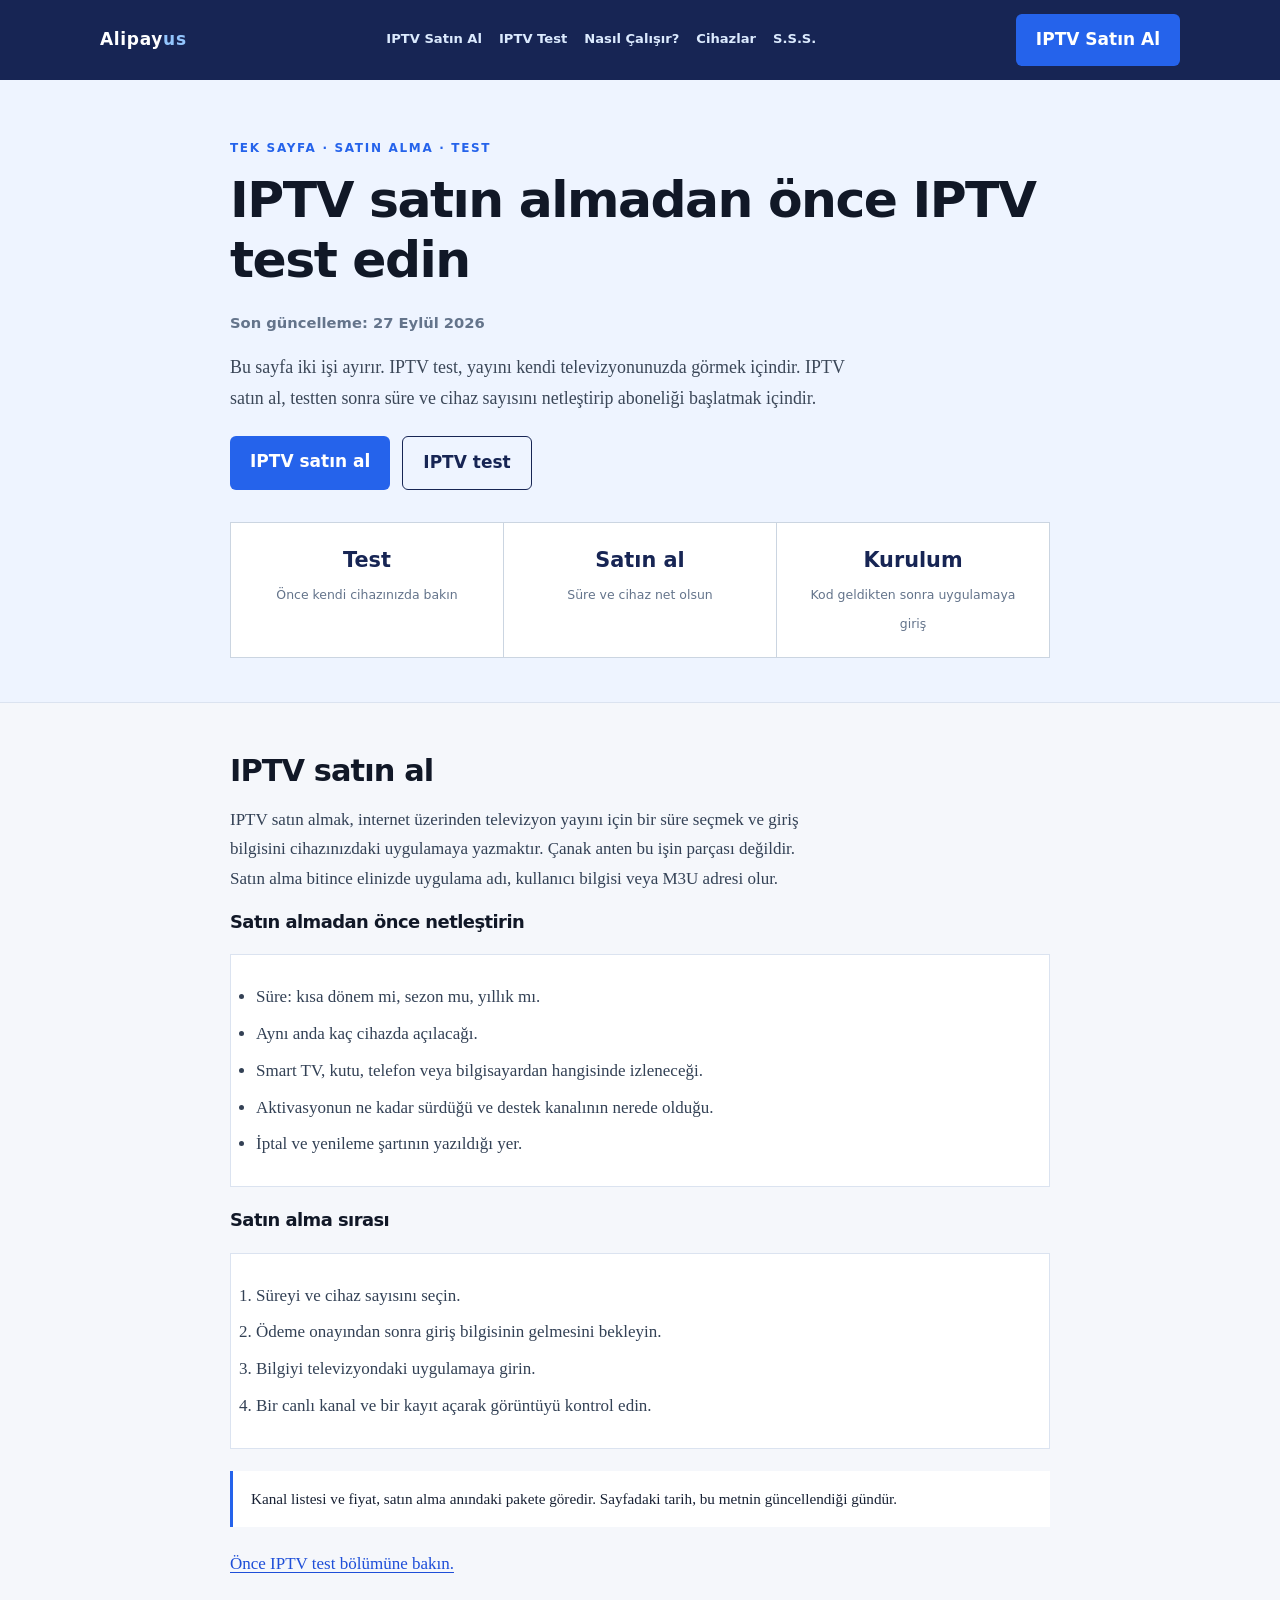
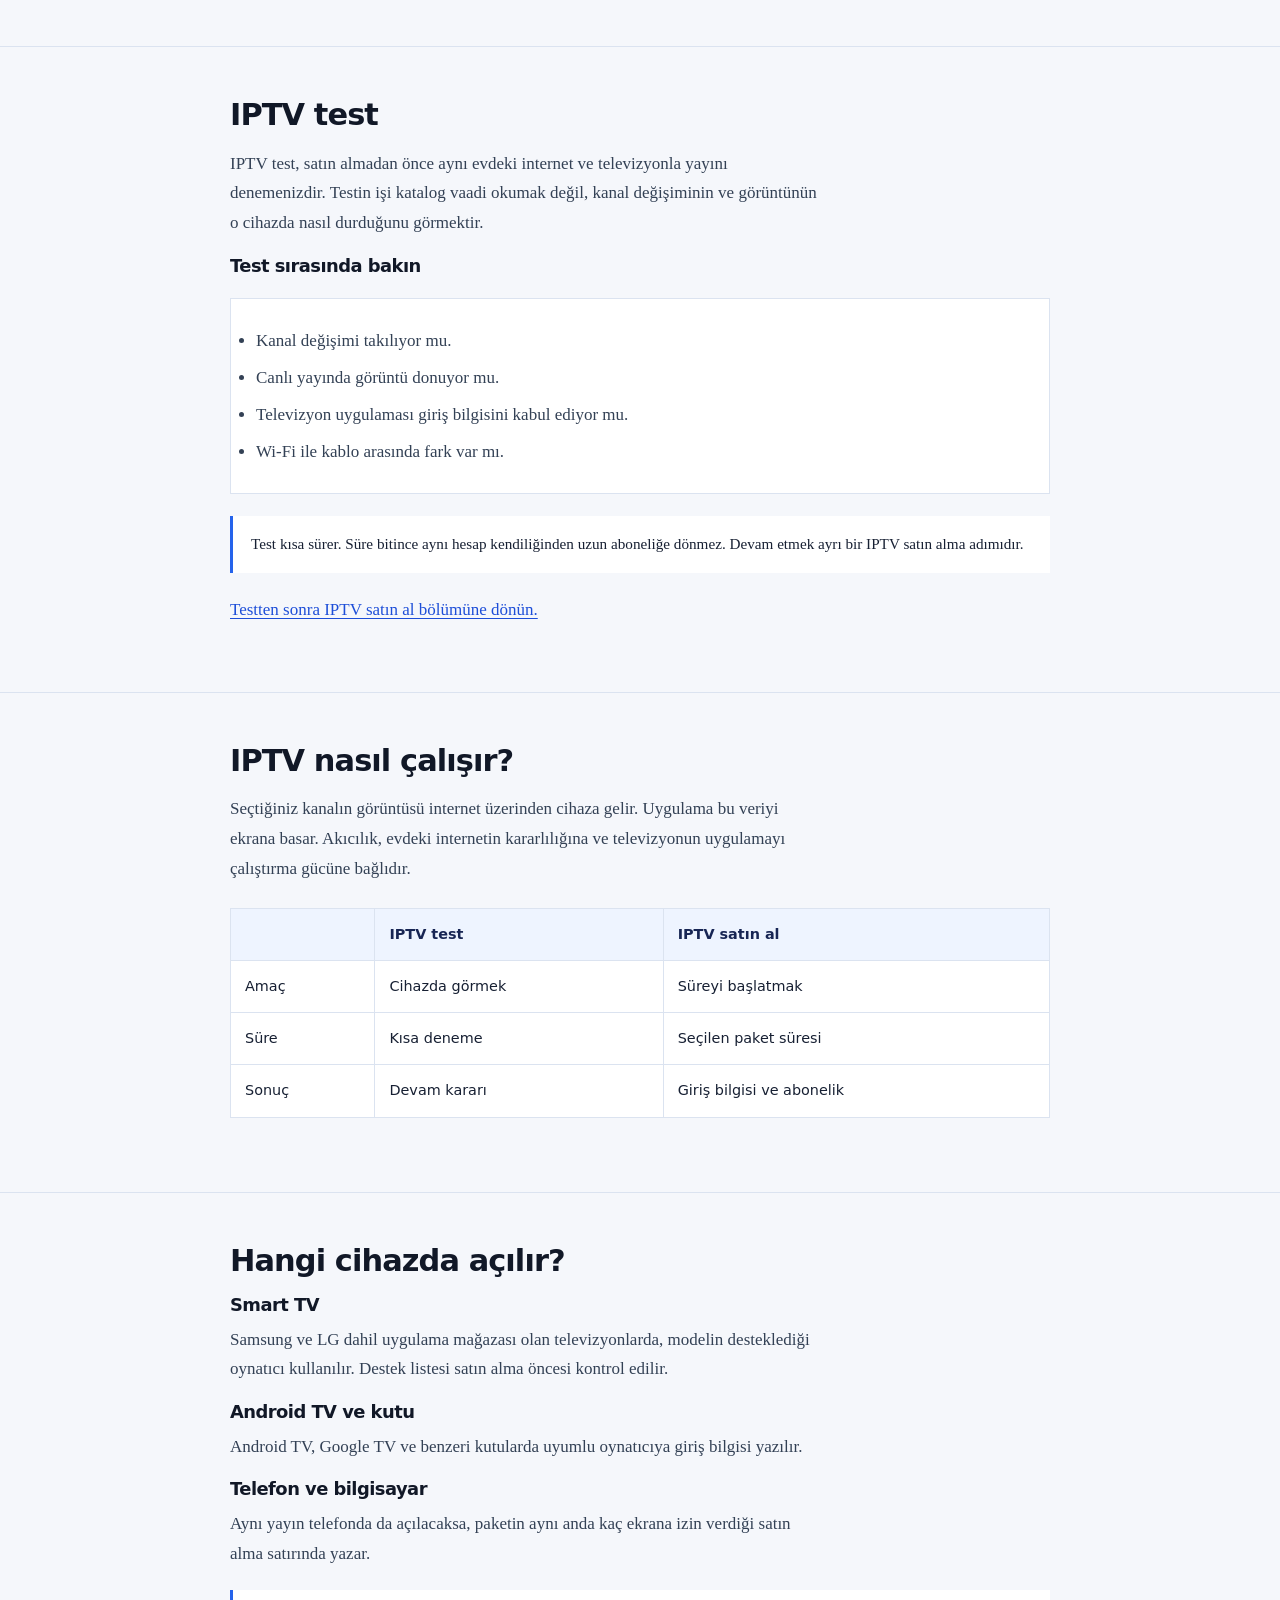
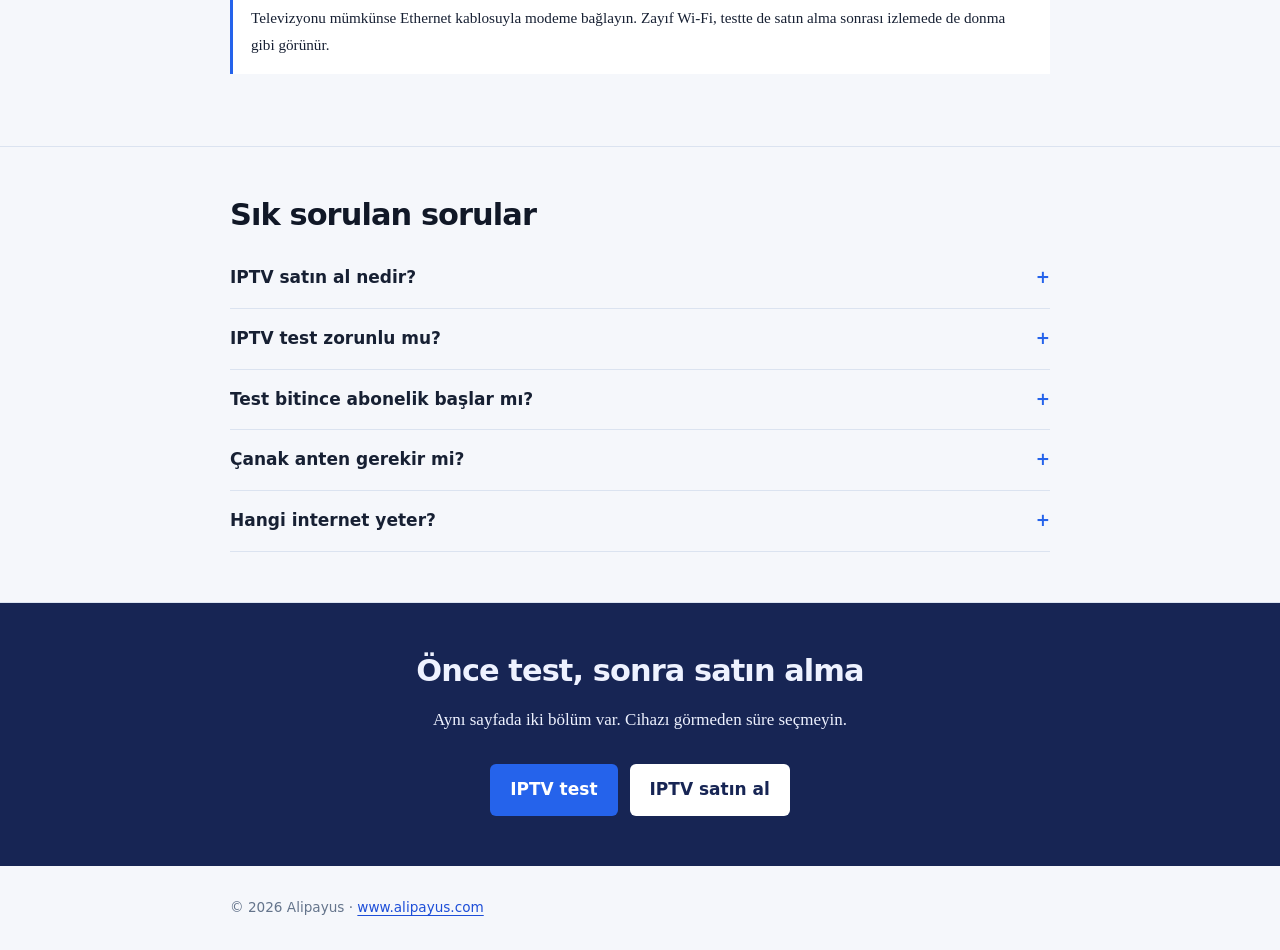
<file: index.html>
<!DOCTYPE html>
<html lang="tr">
<head>
<meta charset="utf-8">
<meta name="viewport" content="width=device-width, initial-scale=1">
<title>IPTV Satın Al ve IPTV Test | Alipayus</title>
<meta name="description" content="IPTV satın almadan önce IPTV test edin. Alipayus rehberinde satın alma adımları, test sırasında bakılacaklar, cihaz ve bağlantı koşulları tek sayfada.">
<meta name="robots" content="index, follow, max-image-preview:large, max-snippet:-1">
<meta name="theme-color" content="#172554">
<link rel="canonical" href="https://www.alipayus.com/">
<link rel="alternate" hreflang="tr" href="https://www.alipayus.com/">
<link rel="alternate" hreflang="x-default" href="https://www.alipayus.com/">
<meta property="og:type" content="website">
<meta property="og:locale" content="tr_TR">
<meta property="og:site_name" content="Alipayus">
<meta property="og:title" content="IPTV Satın Al ve IPTV Test | Alipayus">
<meta property="og:description" content="IPTV satın alma ve IPTV test aynı sayfada: adımlar, cihazda kontrol ve bağlantı koşulları.">
<meta property="og:url" content="https://www.alipayus.com/">
<meta name="twitter:card" content="summary">
<meta name="twitter:title" content="IPTV Satın Al ve IPTV Test | Alipayus">
<meta name="twitter:description" content="IPTV satın alma ve IPTV test aynı sayfada.">
<link rel="stylesheet" href="/style.css">
</head>
<body>
<a class="skip" href="#icerik">İçeriğe geç</a>
<header>
  <div class="wide bar">
    <a class="logo" href="#icerik">Alipay<span>us</span></a>
    <nav id="ana-menu" aria-label="Ana menü">
      <ul>
        <li><a href="#iptv-satin-al">IPTV Satın Al</a></li>
        <li><a href="#iptv-test">IPTV Test</a></li>
        <li><a href="#nasil-calisir">Nasıl Çalışır?</a></li>
        <li><a href="#cihazlar">Cihazlar</a></li>
        <li><a href="#sss">S.S.S.</a></li>
      </ul>
    </nav>
    <button class="menu-toggle" type="button" aria-label="Menüyü aç" aria-expanded="false" aria-controls="ana-menu">
      <span></span><span></span><span></span>
    </button>
    <a class="btn" href="#iptv-satin-al">IPTV Satın Al</a>
  </div>
</header>
<main id="icerik">
<section class="hero">
  <div class="wrap">
    <p class="kicker">Tek sayfa · Satın alma · Test</p>
    <h1>IPTV satın almadan önce IPTV test edin</h1>
    <p class="updated"><time datetime="2026-09-27">Son güncelleme: 27 Eylül 2026</time></p>
    <p class="lede">
      Bu sayfa iki işi ayırır. IPTV test, yayını kendi televizyonunuzda görmek içindir.
      IPTV satın al, testten sonra süre ve cihaz sayısını netleştirip aboneliği başlatmak içindir.
    </p>
    <div class="acts">
      <a class="btn" href="#iptv-satin-al">IPTV satın al</a>
      <a class="btn btn-line" href="#iptv-test">IPTV test</a>
    </div>
    <div class="facts">
      <div><b>Test</b><span>Önce kendi cihazınızda bakın</span></div>
      <div><b>Satın al</b><span>Süre ve cihaz net olsun</span></div>
      <div><b>Kurulum</b><span>Kod geldikten sonra uygulamaya giriş</span></div>
    </div>
  </div>
</section>

<article class="block" id="iptv-satin-al">
  <div class="wrap">
    <h2>IPTV satın al</h2>
    <p>
      IPTV satın almak, internet üzerinden televizyon yayını için bir süre seçmek
      ve giriş bilgisini cihazınızdaki uygulamaya yazmaktır. Çanak anten bu işin
      parçası değildir. Satın alma bitince elinizde uygulama adı, kullanıcı bilgisi
      veya M3U adresi olur.
    </p>
    <h3>Satın almadan önce netleştirin</h3>
    <ul class="checklist">
      <li>Süre: kısa dönem mi, sezon mu, yıllık mı.</li>
      <li>Aynı anda kaç cihazda açılacağı.</li>
      <li>Smart TV, kutu, telefon veya bilgisayardan hangisinde izleneceği.</li>
      <li>Aktivasyonun ne kadar sürdüğü ve destek kanalının nerede olduğu.</li>
      <li>İptal ve yenileme şartının yazıldığı yer.</li>
    </ul>
    <h3>Satın alma sırası</h3>
    <ol class="checklist">
      <li>Süreyi ve cihaz sayısını seçin.</li>
      <li>Ödeme onayından sonra giriş bilgisinin gelmesini bekleyin.</li>
      <li>Bilgiyi televizyondaki uygulamaya girin.</li>
      <li>Bir canlı kanal ve bir kayıt açarak görüntüyü kontrol edin.</li>
    </ol>
    <div class="note">
      Kanal listesi ve fiyat, satın alma anındaki pakete göredir. Sayfadaki
      tarih, bu metnin güncellendiği gündür.
    </div>
    <p><a href="#iptv-test">Önce IPTV test bölümüne bakın.</a></p>
  </div>
</article>

<article class="block" id="iptv-test">
  <div class="wrap">
    <h2>IPTV test</h2>
    <p>
      IPTV test, satın almadan önce aynı evdeki internet ve televizyonla
      yayını denemenizdir. Testin işi katalog vaadi okumak değil, kanal
      değişiminin ve görüntünün o cihazda nasıl durduğunu görmektir.
    </p>
    <h3>Test sırasında bakın</h3>
    <ul class="checklist">
      <li>Kanal değişimi takılıyor mu.</li>
      <li>Canlı yayında görüntü donuyor mu.</li>
      <li>Televizyon uygulaması giriş bilgisini kabul ediyor mu.</li>
      <li>Wi-Fi ile kablo arasında fark var mı.</li>
    </ul>
    <div class="note">
      Test kısa sürer. Süre bitince aynı hesap kendiliğinden uzun aboneliğe
      dönmez. Devam etmek ayrı bir IPTV satın alma adımıdır.
    </div>
    <p><a href="#iptv-satin-al">Testten sonra IPTV satın al bölümüne dönün.</a></p>
  </div>
</article>

<article class="block" id="nasil-calisir">
  <div class="wrap">
    <h2>IPTV nasıl çalışır?</h2>
    <p>
      Seçtiğiniz kanalın görüntüsü internet üzerinden cihaza gelir.
      Uygulama bu veriyi ekrana basar. Akıcılık, evdeki internetin
      kararlılığına ve televizyonun uygulamayı çalıştırma gücüne bağlıdır.
    </p>
    <table class="compare">
      <thead>
        <tr><th></th><th>IPTV test</th><th>IPTV satın al</th></tr>
      </thead>
      <tbody>
        <tr><td>Amaç</td><td>Cihazda görmek</td><td>Süreyi başlatmak</td></tr>
        <tr><td>Süre</td><td>Kısa deneme</td><td>Seçilen paket süresi</td></tr>
        <tr><td>Sonuç</td><td>Devam kararı</td><td>Giriş bilgisi ve abonelik</td></tr>
      </tbody>
    </table>
  </div>
</article>

<article class="block" id="cihazlar">
  <div class="wrap">
    <h2>Hangi cihazda açılır?</h2>
    <h3>Smart TV</h3>
    <p>Samsung ve LG dahil uygulama mağazası olan televizyonlarda, modelin desteklediği oynatıcı kullanılır. Destek listesi satın alma öncesi kontrol edilir.</p>
    <h3>Android TV ve kutu</h3>
    <p>Android TV, Google TV ve benzeri kutularda uyumlu oynatıcıya giriş bilgisi yazılır.</p>
    <h3>Telefon ve bilgisayar</h3>
    <p>Aynı yayın telefonda da açılacaksa, paketin aynı anda kaç ekrana izin verdiği satın alma satırında yazar.</p>
    <div class="note">Televizyonu mümkünse Ethernet kablosuyla modeme bağlayın. Zayıf Wi-Fi, testte de satın alma sonrası izlemede de donma gibi görünür.</div>
  </div>
</article>

<article class="block" id="sss">
  <div class="wrap">
    <h2>Sık sorulan sorular</h2>
    <details>
      <summary>IPTV satın al nedir?</summary>
      <p>Bir süre için yayın girişi almaktır. Ödeme onayından sonra uygulama bilgisi gelir ve televizyona yazılır.</p>
    </details>
    <details>
      <summary>IPTV test zorunlu mu?</summary>
      <p>Zorunlu değildir. Kendi televizyonunuzda kanal değişimini ve donmayı görmek için satın almadan önce yapılır.</p>
    </details>
    <details>
      <summary>Test bitince abonelik başlar mı?</summary>
      <p>Hayır. Test ayrıdır. Devam etmek için IPTV satın alma adımı ayrıca tamamlanır.</p>
    </details>
    <details>
      <summary>Çanak anten gerekir mi?</summary>
      <p>Hayır. Yayın internet bağlantısı ve uyumlu bir uygulama ile açılır.</p>
    </details>
    <details>
      <summary>Hangi internet yeter?</summary>
      <p>HD için kararlı bir hat, 4K için daha yüksek ve kesintisiz bir hat gerekir. Hız kadar Wi-Fi kalitesi de sonucu değiştirir.</p>
    </details>
  </div>
</article>

<section class="cta">
  <div class="wrap">
    <h2>Önce test, sonra satın alma</h2>
    <p>Aynı sayfada iki bölüm var. Cihazı görmeden süre seçmeyin.</p>
    <div class="acts">
      <a class="btn" href="#iptv-test">IPTV test</a>
      <a class="btn" href="#iptv-satin-al" style="background:#fff;color:#172554">IPTV satın al</a>
    </div>
  </div>
</section>
</main>
<footer>
  <div class="wrap">
    <p>© 2026 Alipayus · <a href="https://www.alipayus.com/">www.alipayus.com</a></p>
  </div>
</footer>
<script type="application/ld+json">
{
  "@context": "https://schema.org",
  "@graph": [
    {
      "@type": "WebPage",
      "@id": "https://www.alipayus.com/#webpage",
      "url": "https://www.alipayus.com/",
      "name": "IPTV Satın Al ve IPTV Test",
      "dateModified": "2026-09-27T08:00:00+03:00",
      "inLanguage": "tr",
      "isPartOf": { "@id": "https://www.alipayus.com/#website" }
    },
    {
      "@type": "WebSite",
      "@id": "https://www.alipayus.com/#website",
      "url": "https://www.alipayus.com/",
      "name": "Alipayus",
      "inLanguage": "tr"
    },
    {
      "@type": "FAQPage",
      "@id": "https://www.alipayus.com/#faq",
      "mainEntity": [
        {
          "@type": "Question",
          "name": "IPTV satın al nedir?",
          "acceptedAnswer": { "@type": "Answer", "text": "Bir süre için yayın girişi almaktır. Ödeme onayından sonra uygulama bilgisi gelir ve televizyona yazılır." }
        },
        {
          "@type": "Question",
          "name": "IPTV test zorunlu mu?",
          "acceptedAnswer": { "@type": "Answer", "text": "Zorunlu değildir. Kendi televizyonunuzda kanal değişimini ve donmayı görmek için satın almadan önce yapılır." }
        },
        {
          "@type": "Question",
          "name": "Test bitince abonelik başlar mı?",
          "acceptedAnswer": { "@type": "Answer", "text": "Hayır. Test ayrıdır. Devam etmek için IPTV satın alma adımı ayrıca tamamlanır." }
        },
        {
          "@type": "Question",
          "name": "Çanak anten gerekir mi?",
          "acceptedAnswer": { "@type": "Answer", "text": "Hayır. Yayın internet bağlantısı ve uyumlu bir uygulama ile açılır." }
        },
        {
          "@type": "Question",
          "name": "Hangi internet yeter?",
          "acceptedAnswer": { "@type": "Answer", "text": "HD için kararlı bir hat, 4K için daha yüksek ve kesintisiz bir hat gerekir. Hız kadar Wi-Fi kalitesi de sonucu değiştirir." }
        }
      ]
    }
  ]
}
</script>
<script>
(function () {
  var b = document.querySelector(".menu-toggle");
  var n = document.getElementById("ana-menu");
  if (!b || !n) return;
  b.addEventListener("click", function () {
    var open = n.classList.toggle("open");
    b.setAttribute("aria-expanded", open ? "true" : "false");
    b.setAttribute("aria-label", open ? "Menüyü kapat" : "Menüyü aç");
  });
})();
</script>
</body>
</html>
</file>
<file: style.css>
*,*::before,*::after{box-sizing:border-box}
html{scroll-behavior:smooth;-webkit-text-size-adjust:100%}
body{margin:0;background:#f5f7fb;color:#172033;font:17px/1.75 "Iowan Old Style","Palatino Linotype",Palatino,Georgia,serif}
a{color:#1d4ed8;text-decoration:underline;text-underline-offset:3px}
a:hover{color:#1e40af}
h1,h2,h3{font-family:ui-sans-serif,system-ui,"Segoe UI",Roboto,Arial,sans-serif;letter-spacing:-.03em;line-height:1.2;color:#111827;margin:0 0 .5em}
h1{font-size:clamp(2rem,5vw,3.15rem);font-weight:800}
h2{font-size:clamp(1.45rem,2.7vw,1.9rem);font-weight:800}
h3{font-size:1.12rem;font-weight:700}
p{margin:0 0 1em;max-width:70ch}
.wrap{width:min(820px,92%);margin-inline:auto}
.wide{width:min(1080px,92%);margin-inline:auto}
.skip{position:absolute;left:-9999px;background:#172554;color:#fff;padding:8px 14px;font-weight:700;font-family:ui-sans-serif,system-ui,sans-serif}
.skip:focus{left:8px;top:8px;z-index:20}
header{background:#172554;color:#eef2ff;position:sticky;top:0;z-index:10}
.bar{display:flex;align-items:center;justify-content:space-between;gap:18px;padding:14px 0;font-family:ui-sans-serif,system-ui,sans-serif}
.logo{color:#fff;text-decoration:none;font-weight:800;letter-spacing:.04em;white-space:nowrap}
.logo span{color:#93c5fd}
nav ul{display:flex;gap:17px;list-style:none;margin:0;padding:0;font-size:.82rem;font-weight:600}
nav a{color:#dbeafe;text-decoration:none}
nav a:hover{color:#93c5fd}
.btn{display:inline-block;background:#2563eb;color:#fff;text-decoration:none;font-family:ui-sans-serif,system-ui,sans-serif;font-weight:800;padding:11px 20px;border-radius:6px}
.btn:hover{background:#1d4ed8;color:#fff}
.btn-line{background:transparent;color:#172554;border:1px solid #172554}
.btn-line:hover{background:#172554;color:#fff}
.acts{display:flex;flex-wrap:wrap;gap:12px;margin:22px 0 0}
.hero{padding:58px 0 44px;background:#eef4ff;border-bottom:1px solid #dbe3f0}
.kicker{font-family:ui-sans-serif,system-ui,sans-serif;font-size:.75rem;font-weight:700;letter-spacing:.14em;text-transform:uppercase;color:#2563eb;margin-bottom:11px}
.updated{margin:-6px 0 16px;color:#64748b;font-family:ui-sans-serif,system-ui,sans-serif;font-size:.92rem;font-weight:700}
.crumbs{display:flex;flex-wrap:wrap;gap:8px;list-style:none;margin:0 0 18px;padding:0;font-size:.8rem;font-family:ui-sans-serif,system-ui,sans-serif;color:#64748b}
.crumbs li:not(:last-child)::after{content:"/";margin-left:8px;color:#94a3b8}
.lede{font-size:1.12rem;color:#3b4758}
.facts{display:grid;grid-template-columns:repeat(3,1fr);gap:1px;background:#cbd5e1;margin-top:32px;border:1px solid #cbd5e1}
.facts div{background:#fff;padding:19px;text-align:center;font-family:ui-sans-serif,system-ui,sans-serif}
.facts b{display:block;font-size:1.3rem;color:#172554}
.facts span{font-size:.78rem;color:#64748b}
.paths{display:grid;grid-template-columns:1fr 1fr;gap:16px;margin-top:28px}
.path{background:#fff;border:1px solid #dbe3f0;border-radius:6px;padding:22px;font-family:ui-sans-serif,system-ui,sans-serif}
.path p{font-family:Georgia,serif;color:#334155;max-width:none}
article.block{padding:50px 0;border-bottom:1px solid #dbe3f0}
article.block p,article.block li{color:#334155}
.toc{background:#fff;border:1px solid #dbe3f0;padding:21px 24px;margin:30px 0 0;font-family:ui-sans-serif,system-ui,sans-serif;border-radius:6px}
.toc h2{font-size:1rem;margin-bottom:11px}
.toc ol{margin:0;padding-left:19px;font-size:.92rem}
.toc a{text-decoration:none;font-weight:600}
.note{background:#fff;border-left:3px solid #2563eb;padding:15px 18px;margin:22px 0;font-size:.95rem}
.compare{width:100%;border-collapse:collapse;margin:24px 0;background:#fff;font-family:ui-sans-serif,system-ui,sans-serif;font-size:.9rem}
.compare th,.compare td{padding:13px 14px;border:1px solid #dbe3f0;text-align:left;vertical-align:top}
.compare th{background:#eef4ff;color:#172554}
.checklist{background:#fff;border:1px solid #dbe3f0;padding:20px 25px;margin:22px 0}
.checklist li{margin:7px 0}
details{border-bottom:1px solid #dbe3f0;padding:15px 0;font-family:ui-sans-serif,system-ui,sans-serif}
summary{cursor:pointer;font-weight:700;list-style:none;position:relative;padding-right:25px}
summary::-webkit-details-marker{display:none}
summary::after{content:"+";position:absolute;right:0;color:#2563eb}
details[open] summary::after{content:"–"}
details p{margin:10px 0 0;max-width:none;font-family:Georgia,serif;color:#475569}
.cta{background:#172554;color:#eef2ff;padding:50px 0;text-align:center}
.cta h2,.cta p{color:#eef2ff;margin-inline:auto}
.cta .btn{margin-top:8px}
.cta .acts{justify-content:center}
footer{padding:30px 0;font-size:.85rem;color:#64748b;font-family:ui-sans-serif,system-ui,sans-serif}
footer p{max-width:none;margin:0}
.menu-toggle{display:none;background:transparent;border:1px solid #93c5fd;color:#fff;padding:8px 11px;border-radius:5px;cursor:pointer;font:700 .9rem ui-sans-serif,system-ui,sans-serif}
.menu-toggle span{display:block;width:22px;height:2px;background:#fff;margin:4px 0}
@media(max-width:800px){
  .bar{position:relative}
  .menu-toggle{display:block}
  header nav{display:none;position:absolute;left:0;right:0;top:100%;background:#172554;border-top:1px solid rgba(147,197,253,.3);padding:12px 4%;box-shadow:0 8px 18px rgba(0,0,0,.15)}
  header nav.open{display:block}
  header nav ul{display:flex;flex-direction:column;gap:0}
  header nav li{border-bottom:1px solid rgba(255,255,255,.09)}
  header nav a{display:block;padding:11px 0}
  .bar>.btn{display:none}
  .facts,.paths{grid-template-columns:1fr}
}
@media(prefers-reduced-motion:reduce){html{scroll-behavior:auto}}
</file>
